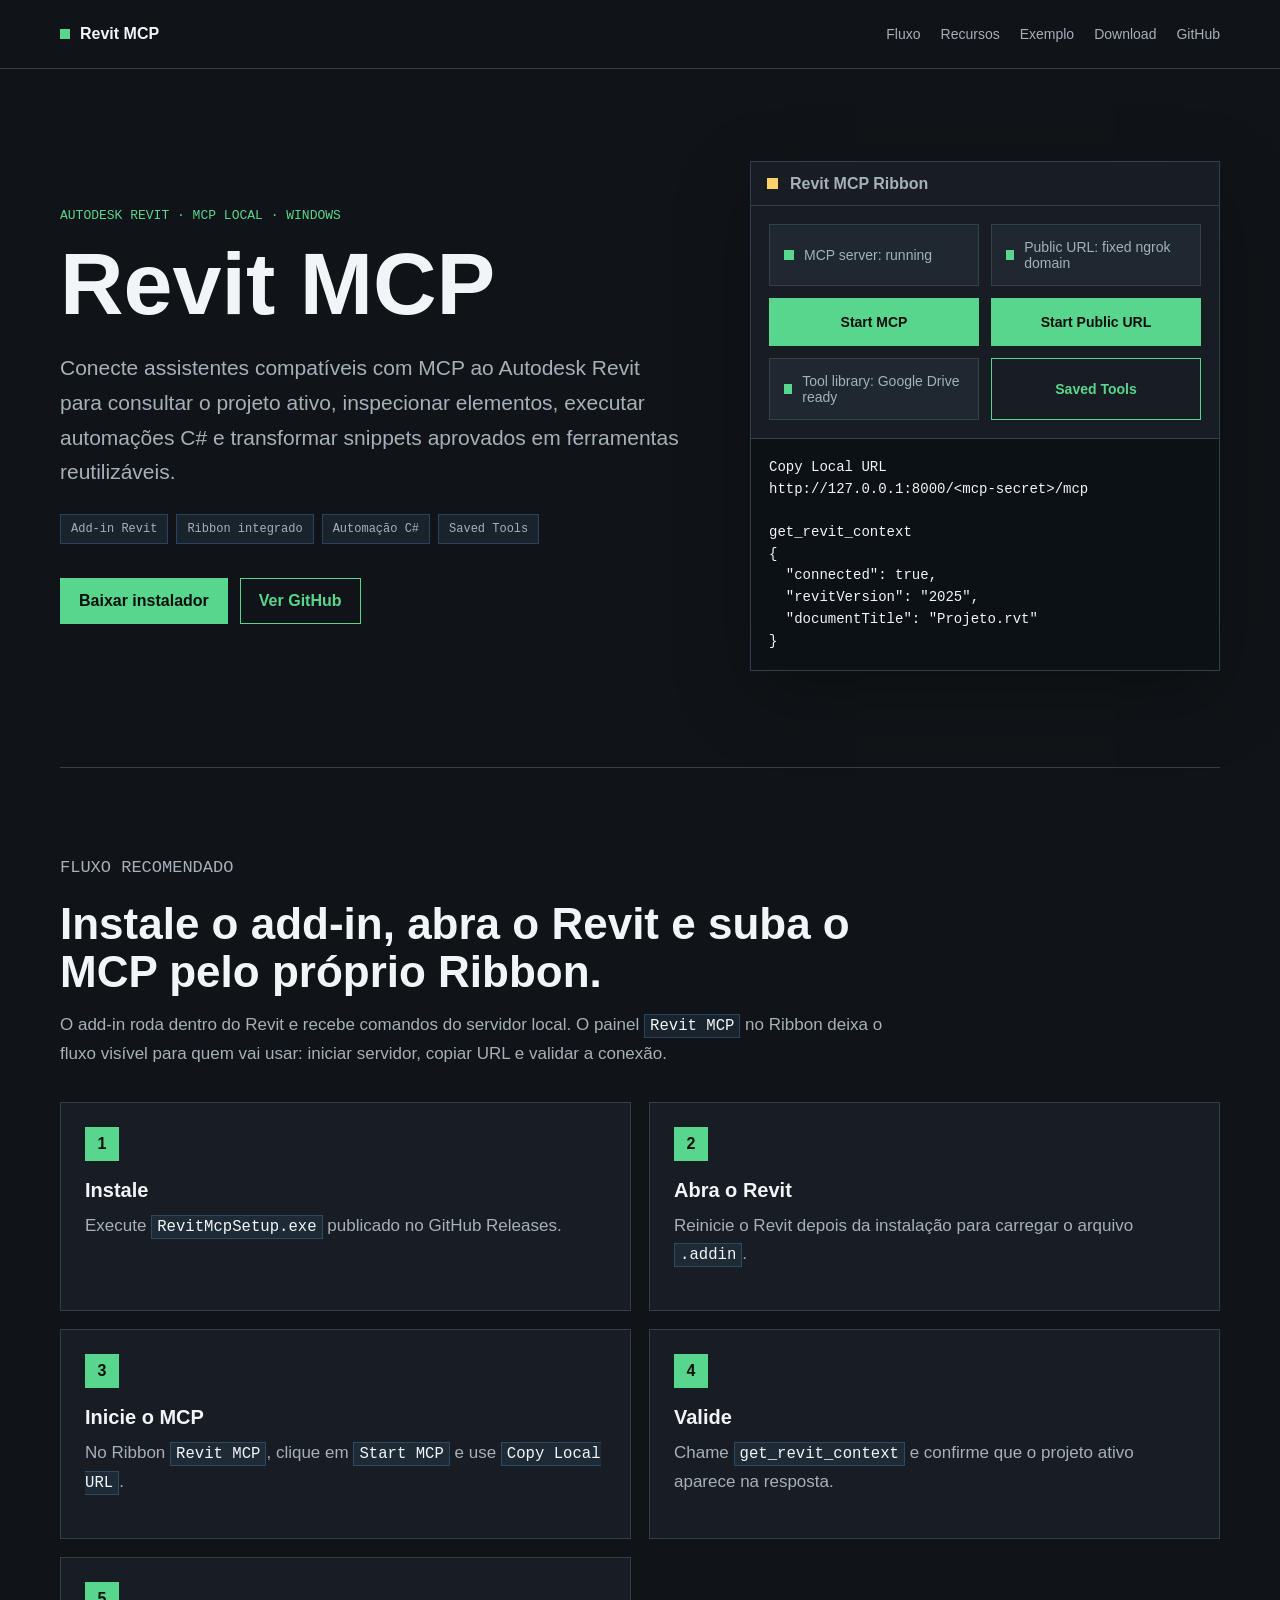
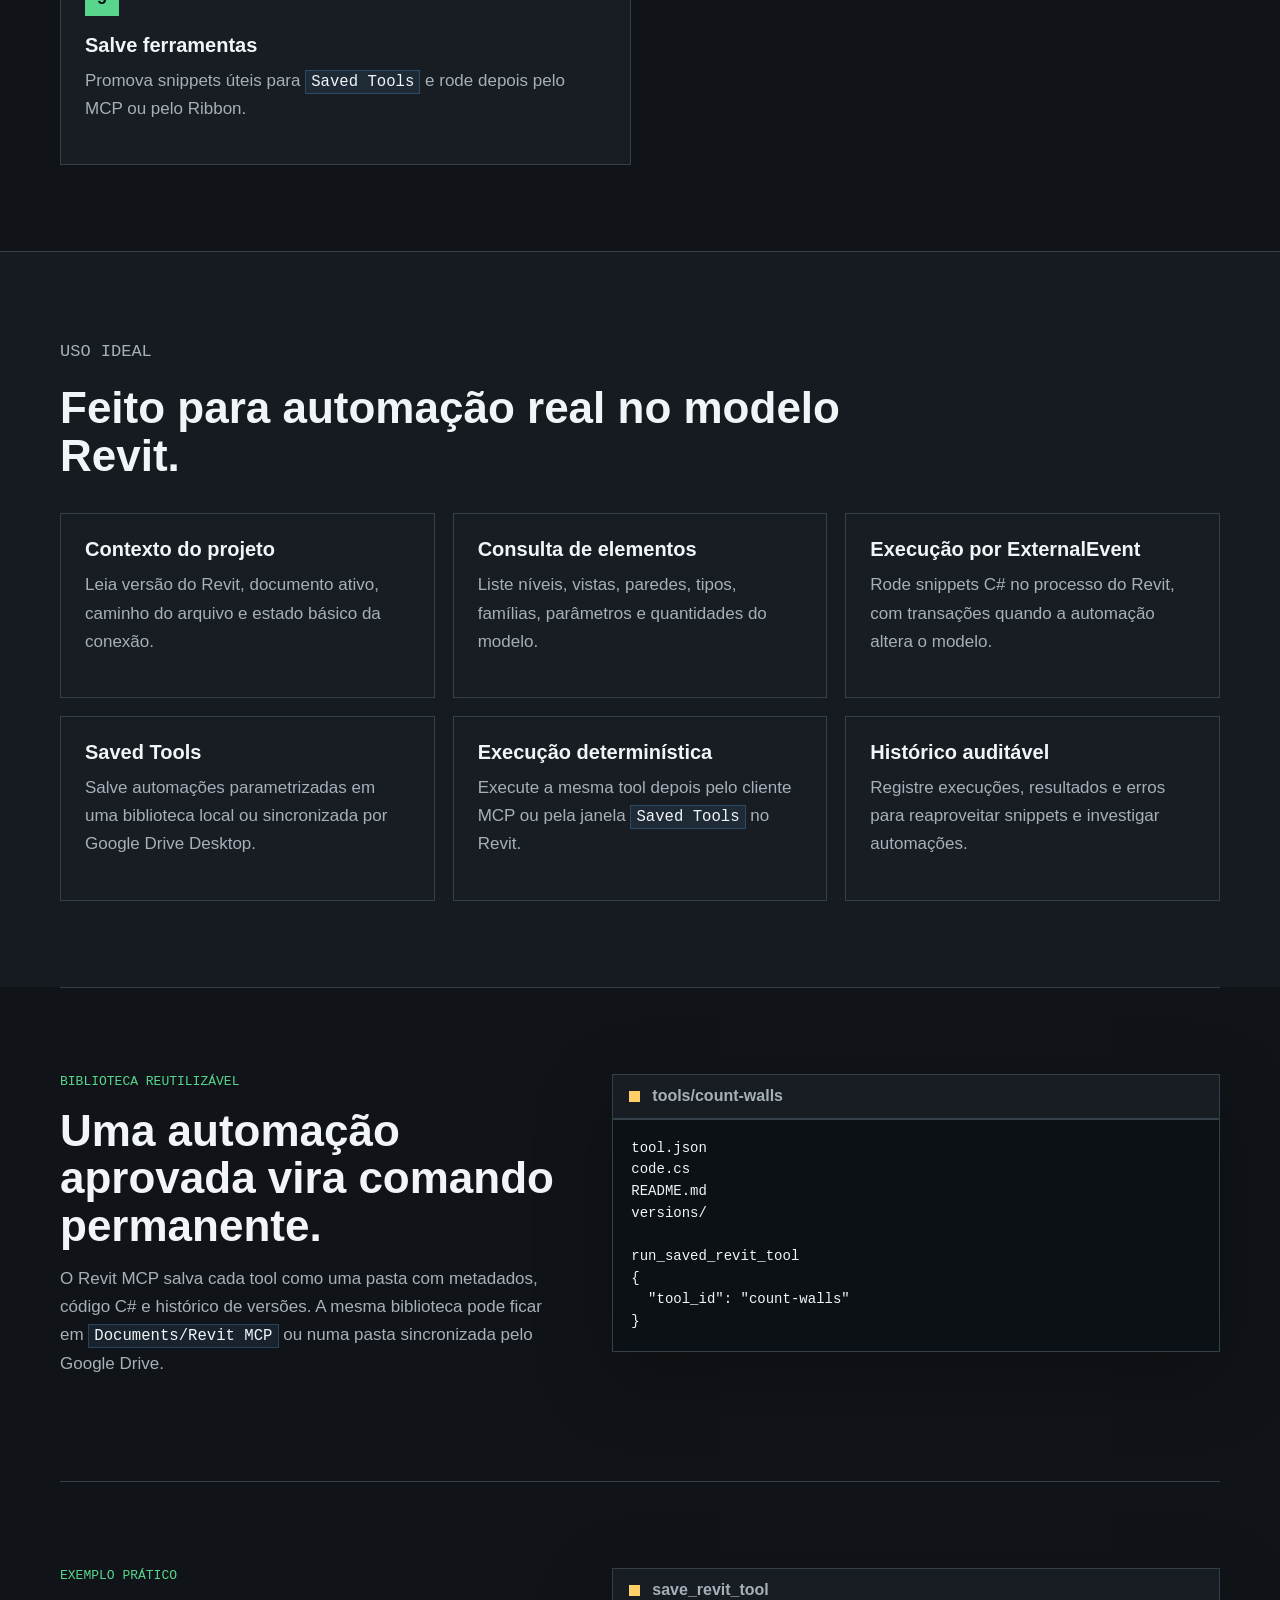
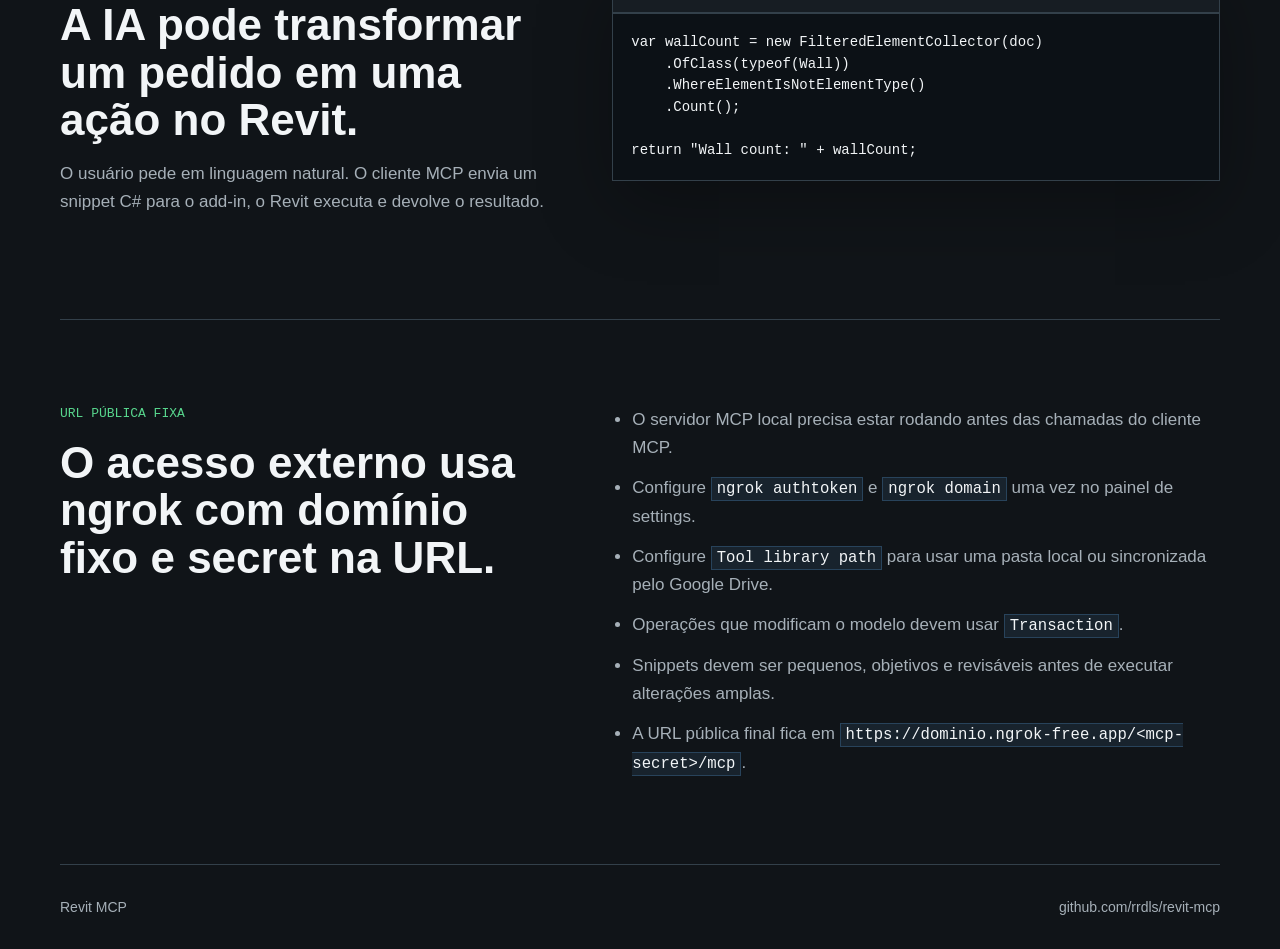
<file: docs/index.html>
<!doctype html>
<html lang="pt-BR">
  <head>
    <meta charset="utf-8" />
    <meta name="viewport" content="width=device-width, initial-scale=1" />
    <meta
      name="description"
      content="Revit MCP conecta clientes MCP ao Autodesk Revit para consultar contexto do projeto e executar automações C# dentro do Revit."
    />
    <title>Revit MCP</title>
    <link rel="stylesheet" href="./styles.css" />
  </head>
  <body>
    <header class="site-header">
      <nav class="nav" aria-label="Navegação principal">
        <a class="brand" href="#top">
          <span class="brand-mark" aria-hidden="true"></span>
          Revit MCP
        </a>
        <div class="nav-links">
          <a href="#workflow">Fluxo</a>
          <a href="#capabilities">Recursos</a>
          <a href="#example">Exemplo</a>
          <a href="#download">Download</a>
          <a href="https://github.com/rrdls/revit-mcp" rel="noreferrer">GitHub</a>
        </div>
      </nav>
    </header>

    <main id="top">
      <section class="hero">
        <div class="hero-copy">
          <p class="eyebrow">Autodesk Revit · MCP local · Windows</p>
          <h1>Revit MCP</h1>
          <p class="lede">
            Conecte assistentes compatíveis com MCP ao Autodesk Revit para consultar o projeto ativo, inspecionar
            elementos, executar automações C# e transformar snippets aprovados em ferramentas reutilizáveis.
          </p>
          <div class="release-row" aria-label="Ambiente suportado">
            <span>Add-in Revit</span>
            <span>Ribbon integrado</span>
            <span>Automação C#</span>
            <span>Saved Tools</span>
          </div>
          <div class="hero-actions" id="download">
            <a class="button primary" href="https://github.com/rrdls/revit-mcp/releases" rel="noreferrer">
              Baixar instalador
            </a>
            <a class="button secondary" href="https://github.com/rrdls/revit-mcp" rel="noreferrer">
              Ver GitHub
            </a>
          </div>
        </div>

        <div class="product-panel" aria-label="Fluxo visual do Revit MCP">
          <div class="window-bar">
            <span></span>
            <strong>Revit MCP Ribbon</strong>
          </div>
          <div class="launcher-grid">
            <div class="launcher-status">
              <span class="status-dot" aria-hidden="true"></span>
              MCP server: running
            </div>
            <div class="launcher-status">
              <span class="status-dot" aria-hidden="true"></span>
              Public URL: fixed ngrok domain
            </div>
            <div class="launcher-button">Start MCP</div>
            <div class="launcher-button">Start Public URL</div>
            <div class="launcher-status">
              <span class="status-dot" aria-hidden="true"></span>
              Tool library: Google Drive ready
            </div>
            <div class="launcher-button secondary-action">Saved Tools</div>
          </div>
          <pre class="terminal-output">Copy Local URL
http://127.0.0.1:8000/&lt;mcp-secret&gt;/mcp

get_revit_context
{
  "connected": true,
  "revitVersion": "2025",
  "documentTitle": "Projeto.rvt"
}</pre>
        </div>
      </section>

      <section class="band" id="workflow">
        <div class="section-head">
          <p class="eyebrow">Fluxo recomendado</p>
          <h2>Instale o add-in, abra o Revit e suba o MCP pelo próprio Ribbon.</h2>
          <p>
            O add-in roda dentro do Revit e recebe comandos do servidor local. O painel <code>Revit MCP</code> no
            Ribbon deixa o fluxo visível para quem vai usar: iniciar servidor, copiar URL e validar a conexão.
          </p>
        </div>
        <div class="steps">
          <article>
            <span>1</span>
            <h3>Instale</h3>
            <p>Execute <code>RevitMcpSetup.exe</code> publicado no GitHub Releases.</p>
          </article>
          <article>
            <span>2</span>
            <h3>Abra o Revit</h3>
            <p>Reinicie o Revit depois da instalação para carregar o arquivo <code>.addin</code>.</p>
          </article>
          <article>
            <span>3</span>
            <h3>Inicie o MCP</h3>
            <p>No Ribbon <code>Revit MCP</code>, clique em <code>Start MCP</code> e use <code>Copy Local URL</code>.</p>
          </article>
          <article>
            <span>4</span>
            <h3>Valide</h3>
            <p>Chame <code>get_revit_context</code> e confirme que o projeto ativo aparece na resposta.</p>
          </article>
          <article>
            <span>5</span>
            <h3>Salve ferramentas</h3>
            <p>Promova snippets úteis para <code>Saved Tools</code> e rode depois pelo MCP ou pelo Ribbon.</p>
          </article>
        </div>
      </section>

      <section class="band muted-band" id="capabilities">
        <div class="section-head">
          <p class="eyebrow">Uso ideal</p>
          <h2>Feito para automação real no modelo Revit.</h2>
        </div>
        <div class="feature-grid">
          <article>
            <h3>Contexto do projeto</h3>
            <p>Leia versão do Revit, documento ativo, caminho do arquivo e estado básico da conexão.</p>
          </article>
          <article>
            <h3>Consulta de elementos</h3>
            <p>Liste níveis, vistas, paredes, tipos, famílias, parâmetros e quantidades do modelo.</p>
          </article>
          <article>
            <h3>Execução por ExternalEvent</h3>
            <p>Rode snippets C# no processo do Revit, com transações quando a automação altera o modelo.</p>
          </article>
          <article>
            <h3>Saved Tools</h3>
            <p>Salve automações parametrizadas em uma biblioteca local ou sincronizada por Google Drive Desktop.</p>
          </article>
          <article>
            <h3>Execução determinística</h3>
            <p>Execute a mesma tool depois pelo cliente MCP ou pela janela <code>Saved Tools</code> no Revit.</p>
          </article>
          <article>
            <h3>Histórico auditável</h3>
            <p>Registre execuções, resultados e erros para reaproveitar snippets e investigar automações.</p>
          </article>
        </div>
      </section>

      <section class="band">
        <div class="split">
          <div>
            <p class="eyebrow">Biblioteca reutilizável</p>
            <h2>Uma automação aprovada vira comando permanente.</h2>
            <p class="lede-small">
              O Revit MCP salva cada tool como uma pasta com metadados, código C# e histórico de versões. A mesma
              biblioteca pode ficar em <code>Documents/Revit MCP</code> ou numa pasta sincronizada pelo Google Drive.
            </p>
          </div>
          <div class="example-panel">
            <div class="window-bar">
              <span></span>
              <strong>tools/count-walls</strong>
            </div>
            <pre class="terminal-output">tool.json
code.cs
README.md
versions/

run_saved_revit_tool
{
  "tool_id": "count-walls"
}</pre>
          </div>
        </div>
      </section>

      <section class="band" id="example">
        <div class="split">
          <div>
            <p class="eyebrow">Exemplo prático</p>
            <h2>A IA pode transformar um pedido em uma ação no Revit.</h2>
            <p class="lede-small">
              O usuário pede em linguagem natural. O cliente MCP envia um snippet C# para o add-in, o Revit executa e
              devolve o resultado.
            </p>
          </div>
          <div class="example-panel">
            <div class="window-bar">
              <span></span>
              <strong>save_revit_tool</strong>
            </div>
            <pre class="terminal-output">var wallCount = new FilteredElementCollector(doc)
    .OfClass(typeof(Wall))
    .WhereElementIsNotElementType()
    .Count();

return "Wall count: " + wallCount;</pre>
          </div>
        </div>
      </section>

      <section class="band">
        <div class="split">
          <div>
          <p class="eyebrow">URL pública fixa</p>
          <h2>O acesso externo usa ngrok com domínio fixo e secret na URL.</h2>
          </div>
          <ul class="limits">
            <li>O servidor MCP local precisa estar rodando antes das chamadas do cliente MCP.</li>
            <li>Configure <code>ngrok authtoken</code> e <code>ngrok domain</code> uma vez no painel de settings.</li>
            <li>Configure <code>Tool library path</code> para usar uma pasta local ou sincronizada pelo Google Drive.</li>
            <li>Operações que modificam o modelo devem usar <code>Transaction</code>.</li>
            <li>Snippets devem ser pequenos, objetivos e revisáveis antes de executar alterações amplas.</li>
            <li>A URL pública final fica em <code>https://dominio.ngrok-free.app/&lt;mcp-secret&gt;/mcp</code>.</li>
          </ul>
        </div>
      </section>
    </main>

    <footer class="footer">
      <span>Revit MCP</span>
      <a href="https://github.com/rrdls/revit-mcp" rel="noreferrer">github.com/rrdls/revit-mcp</a>
    </footer>
  </body>
</html>
</file>
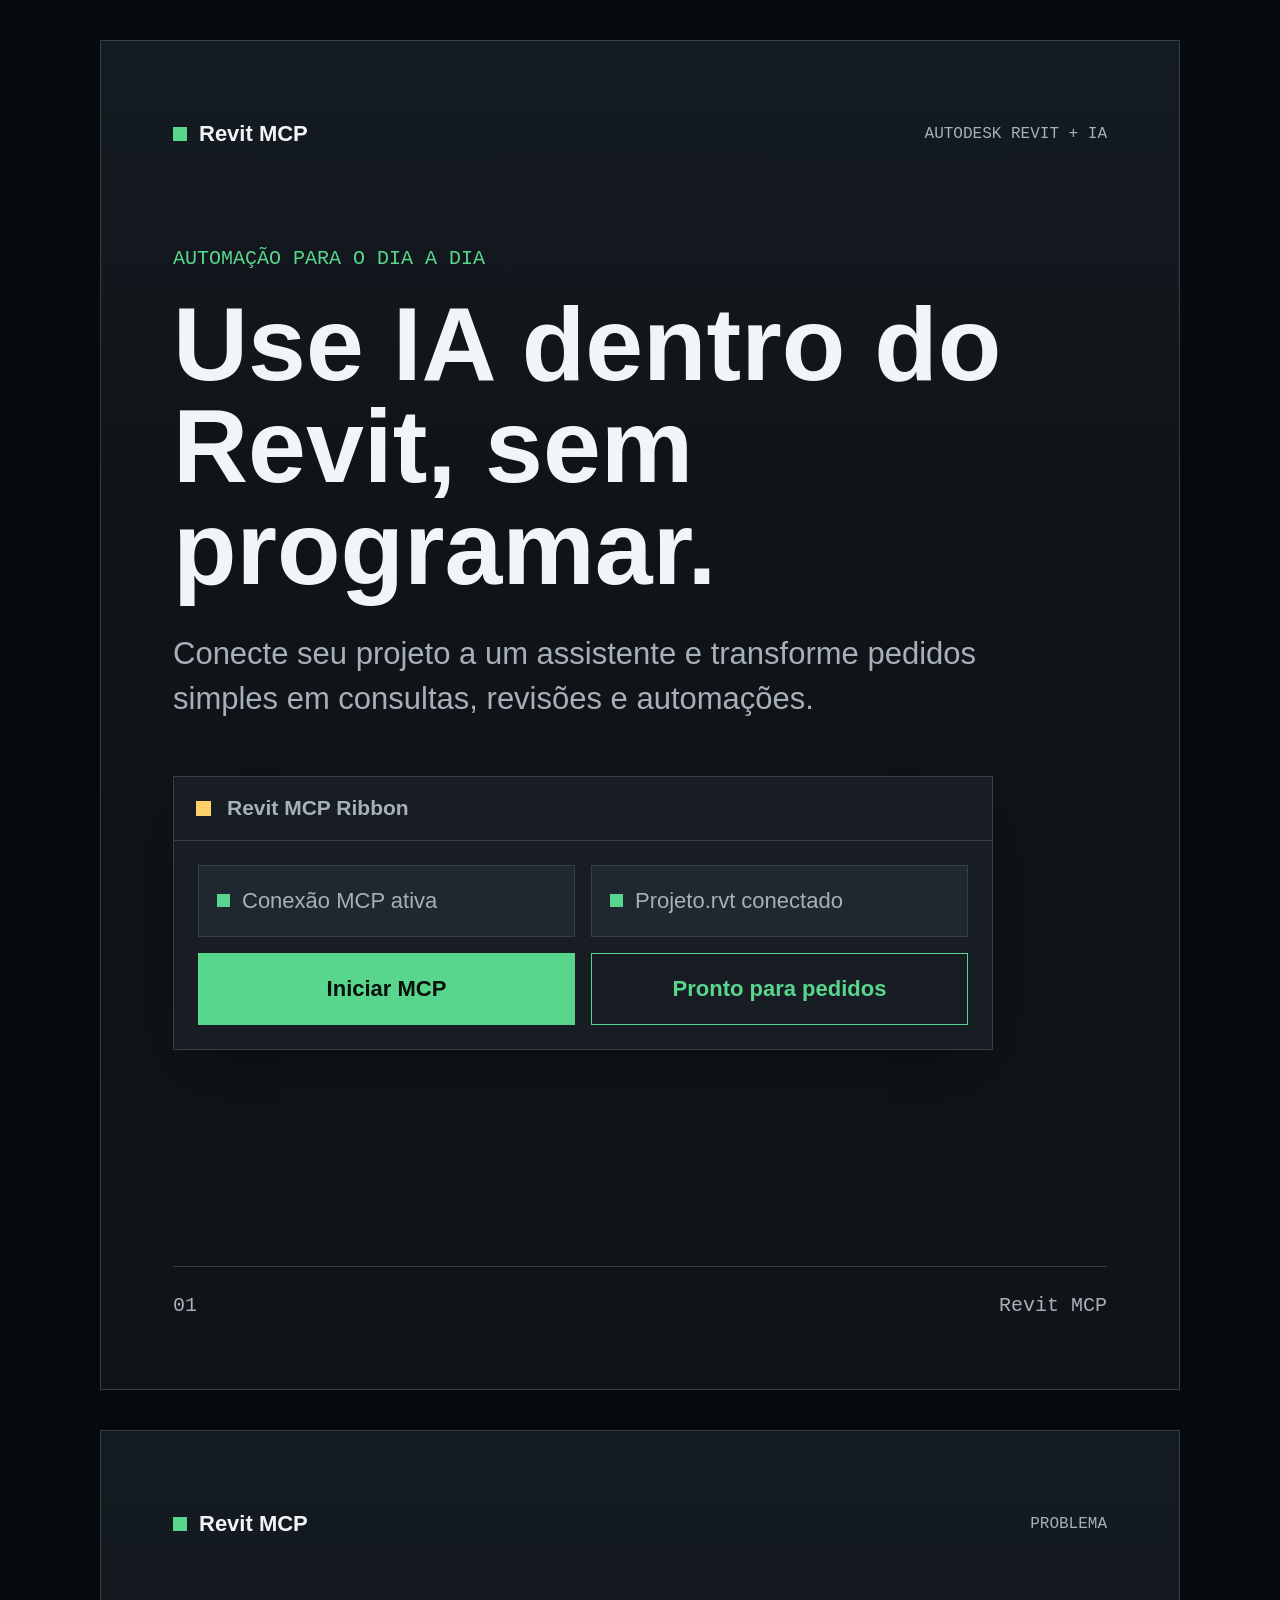
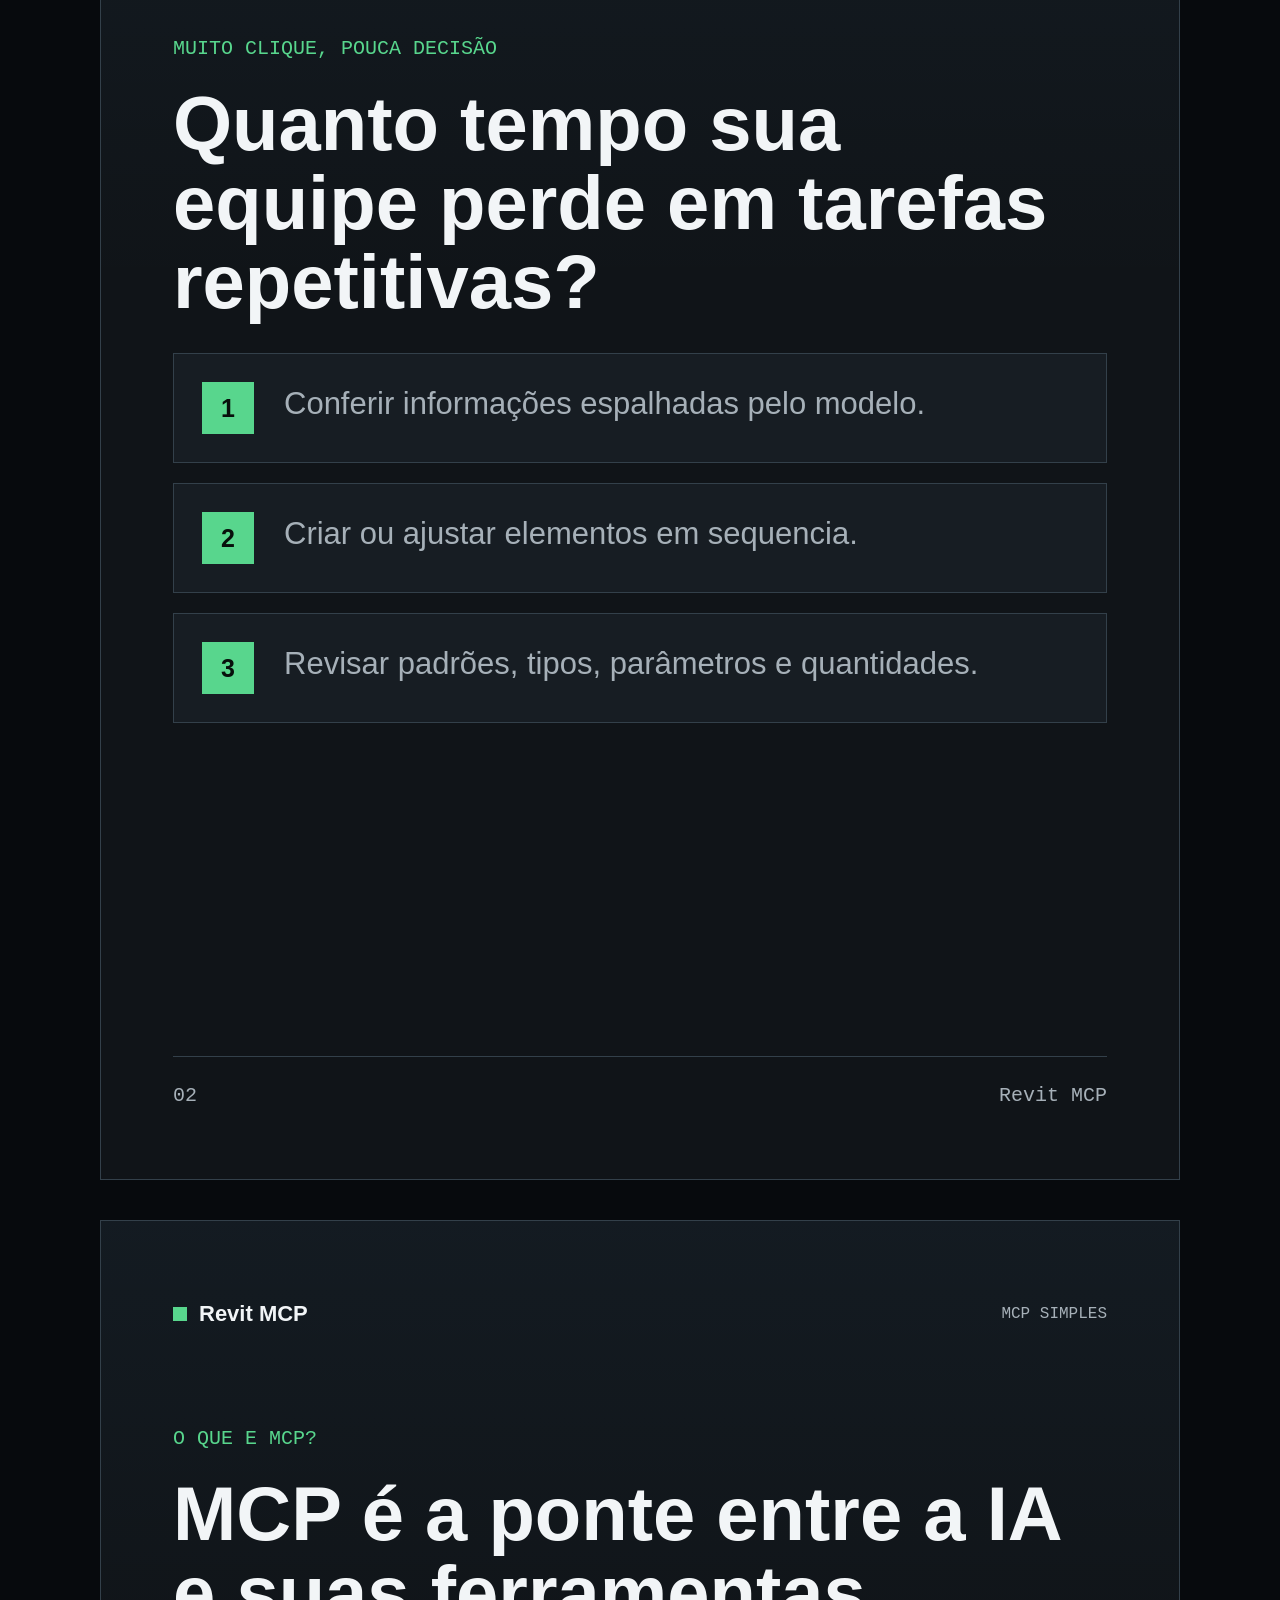
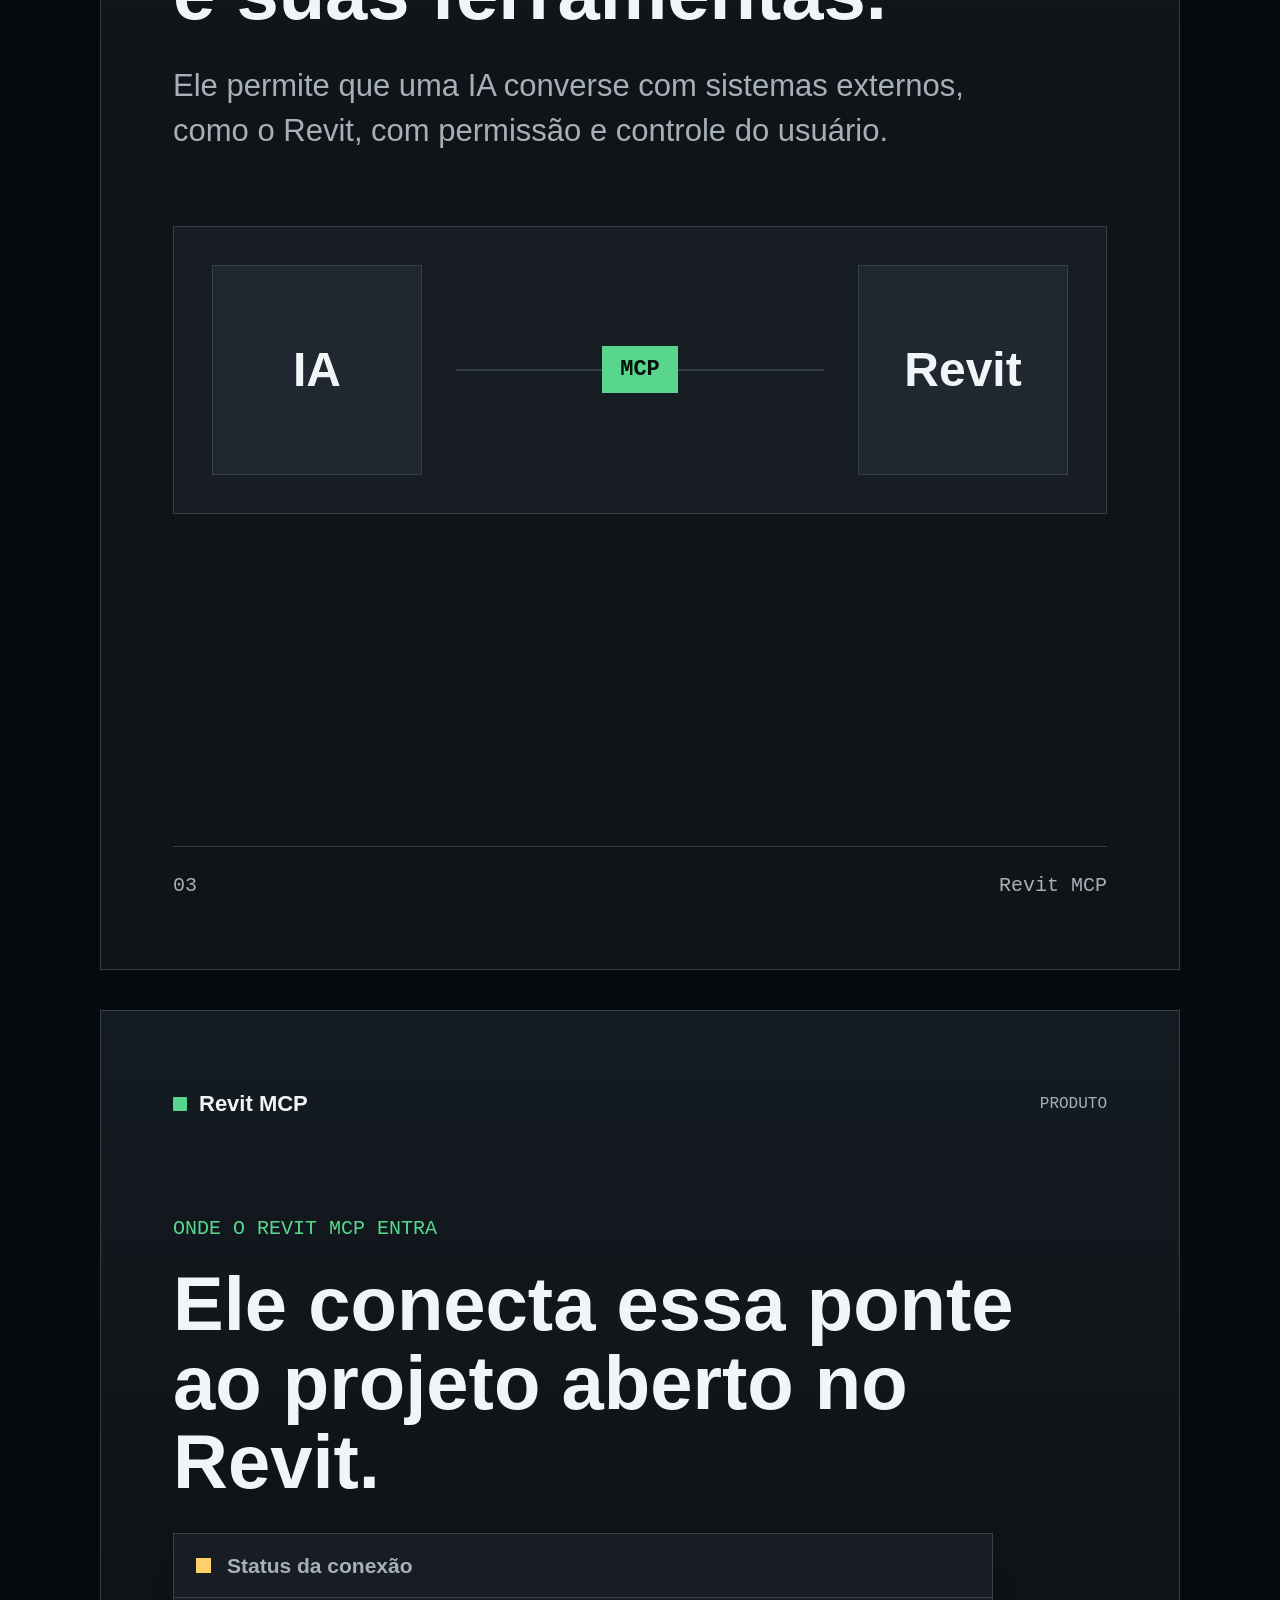
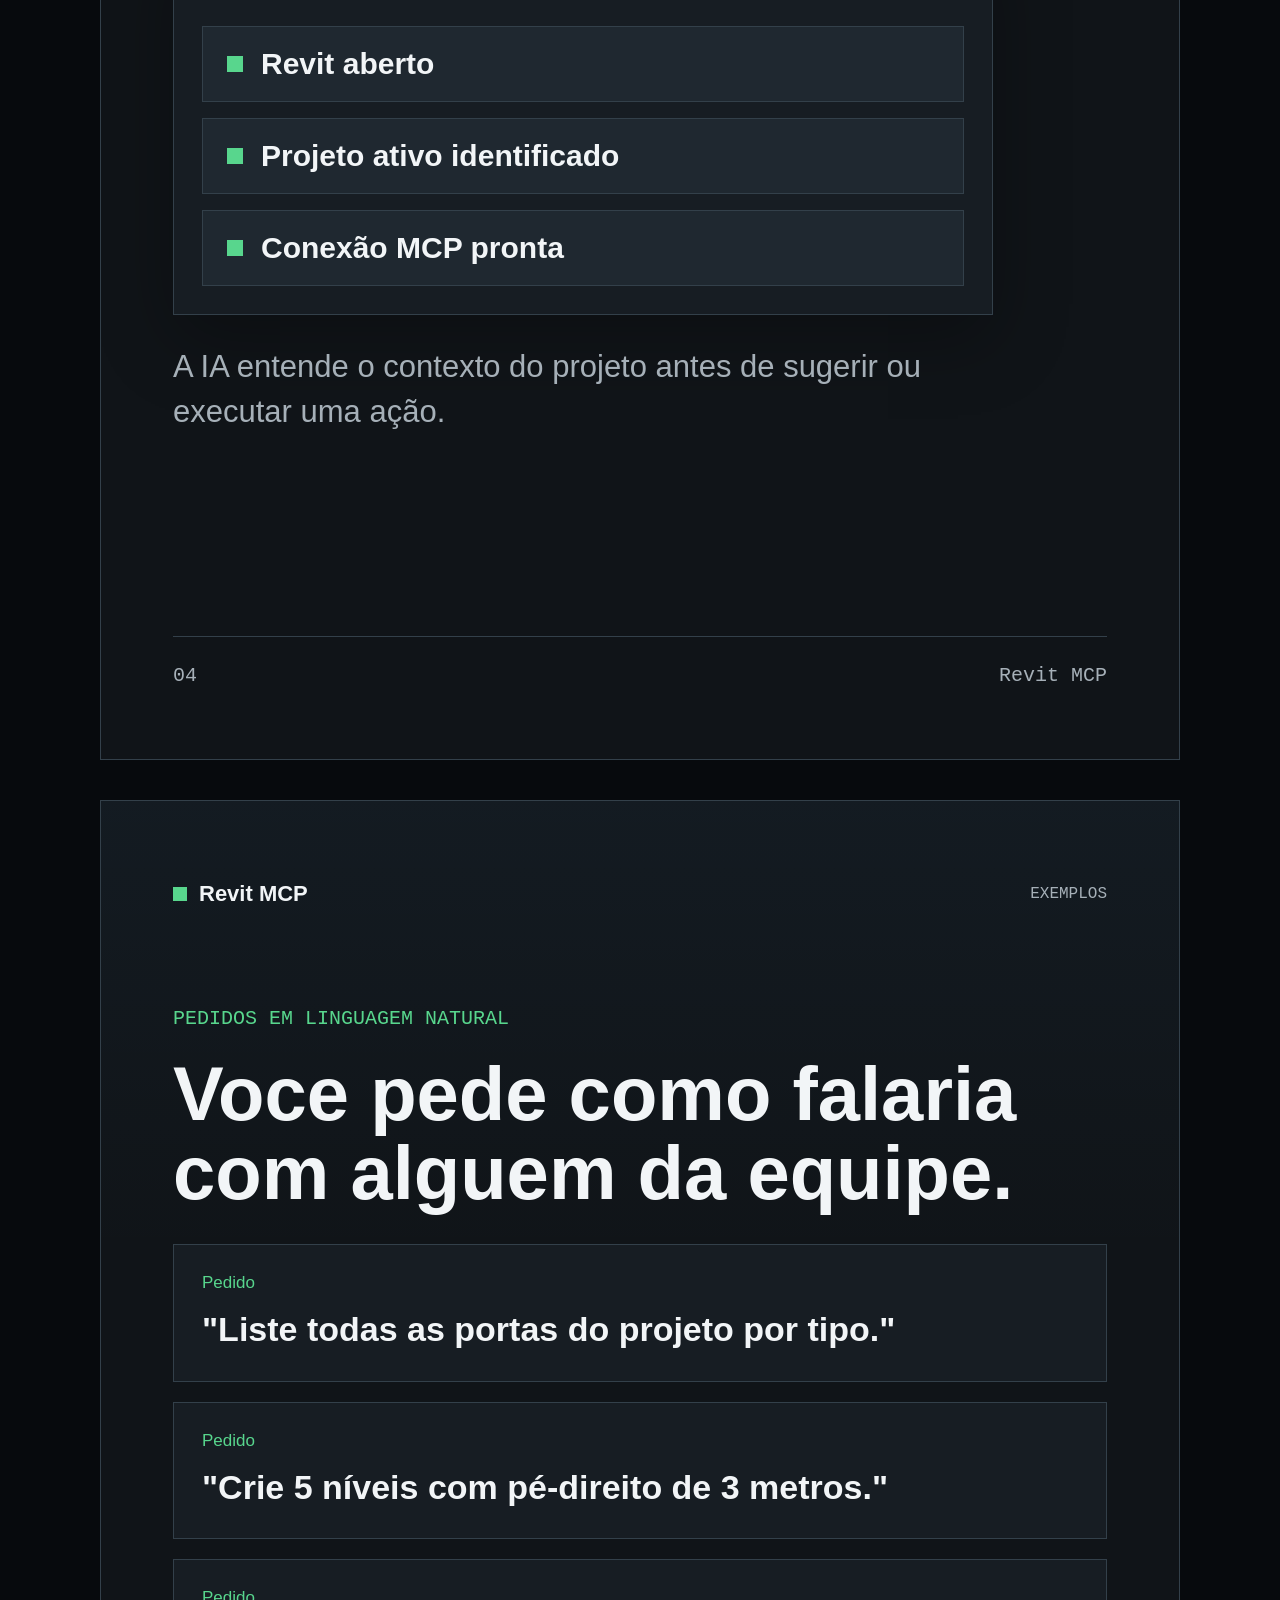
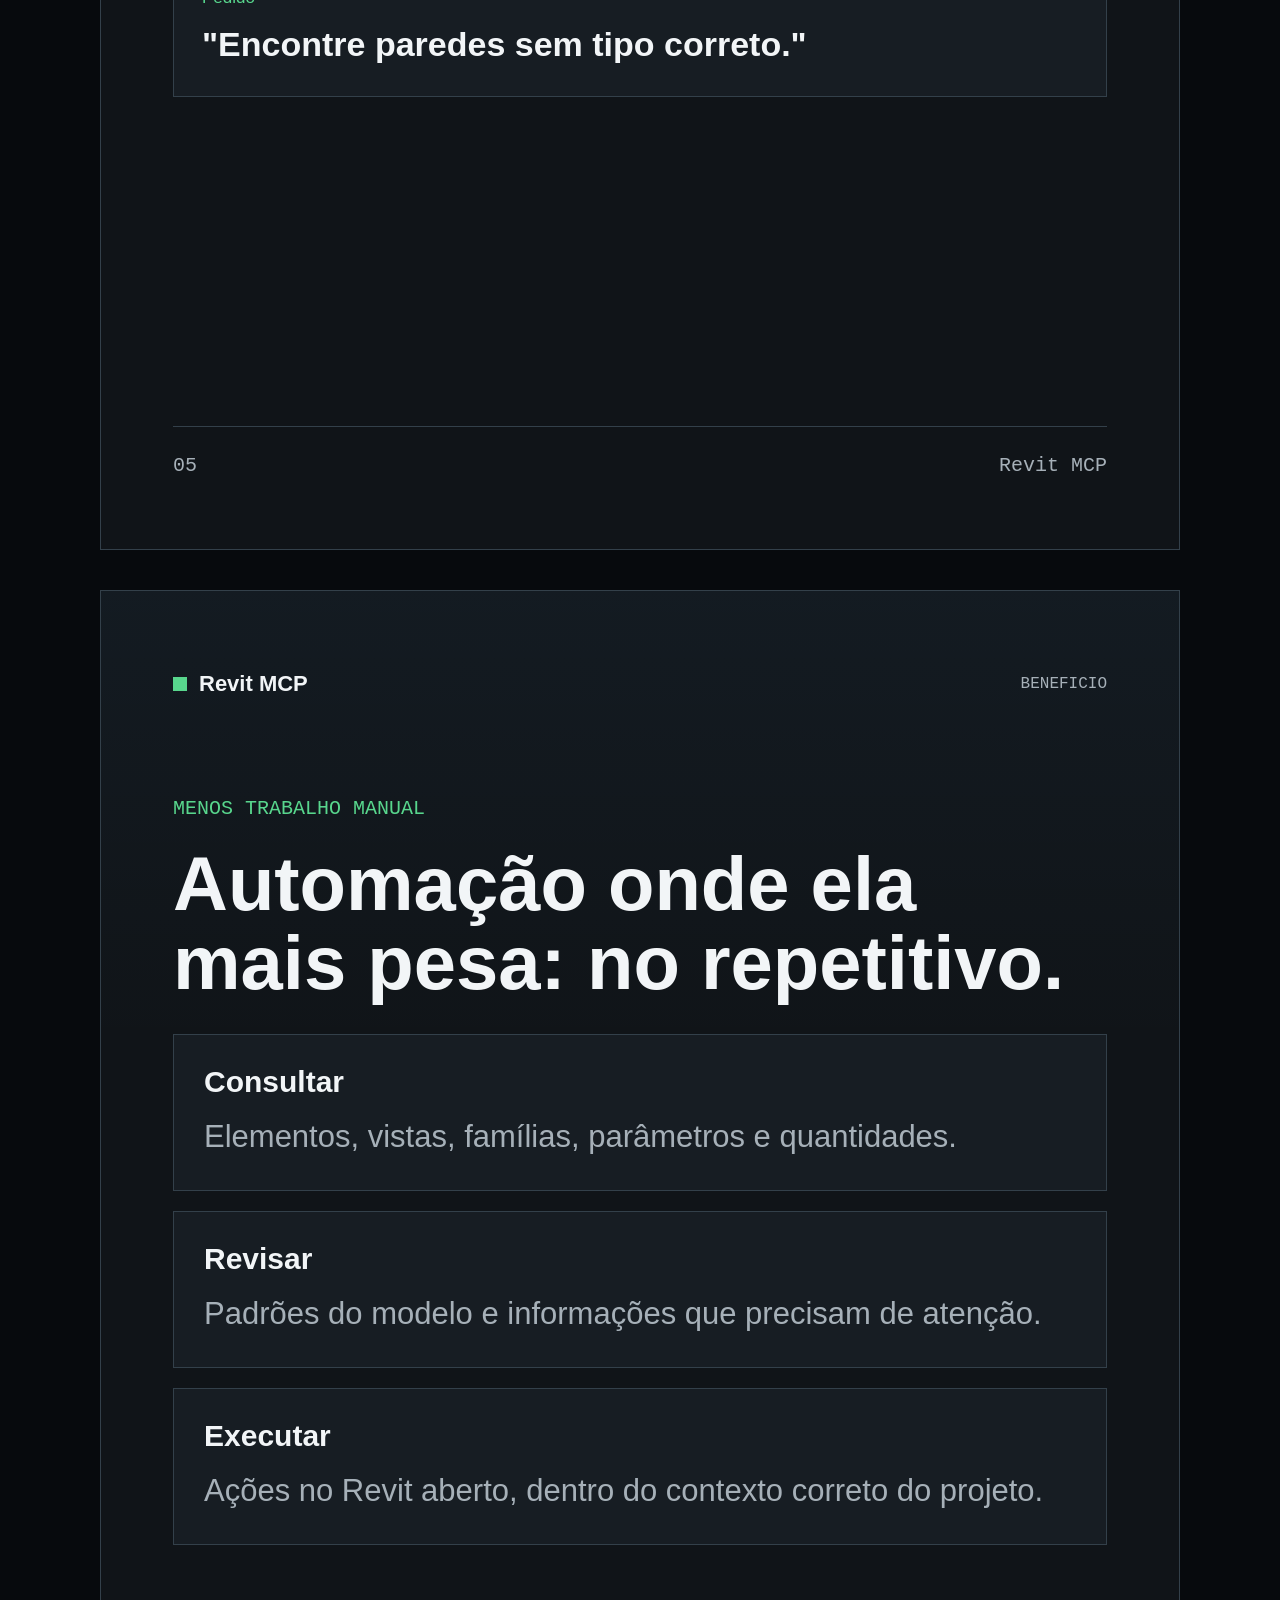
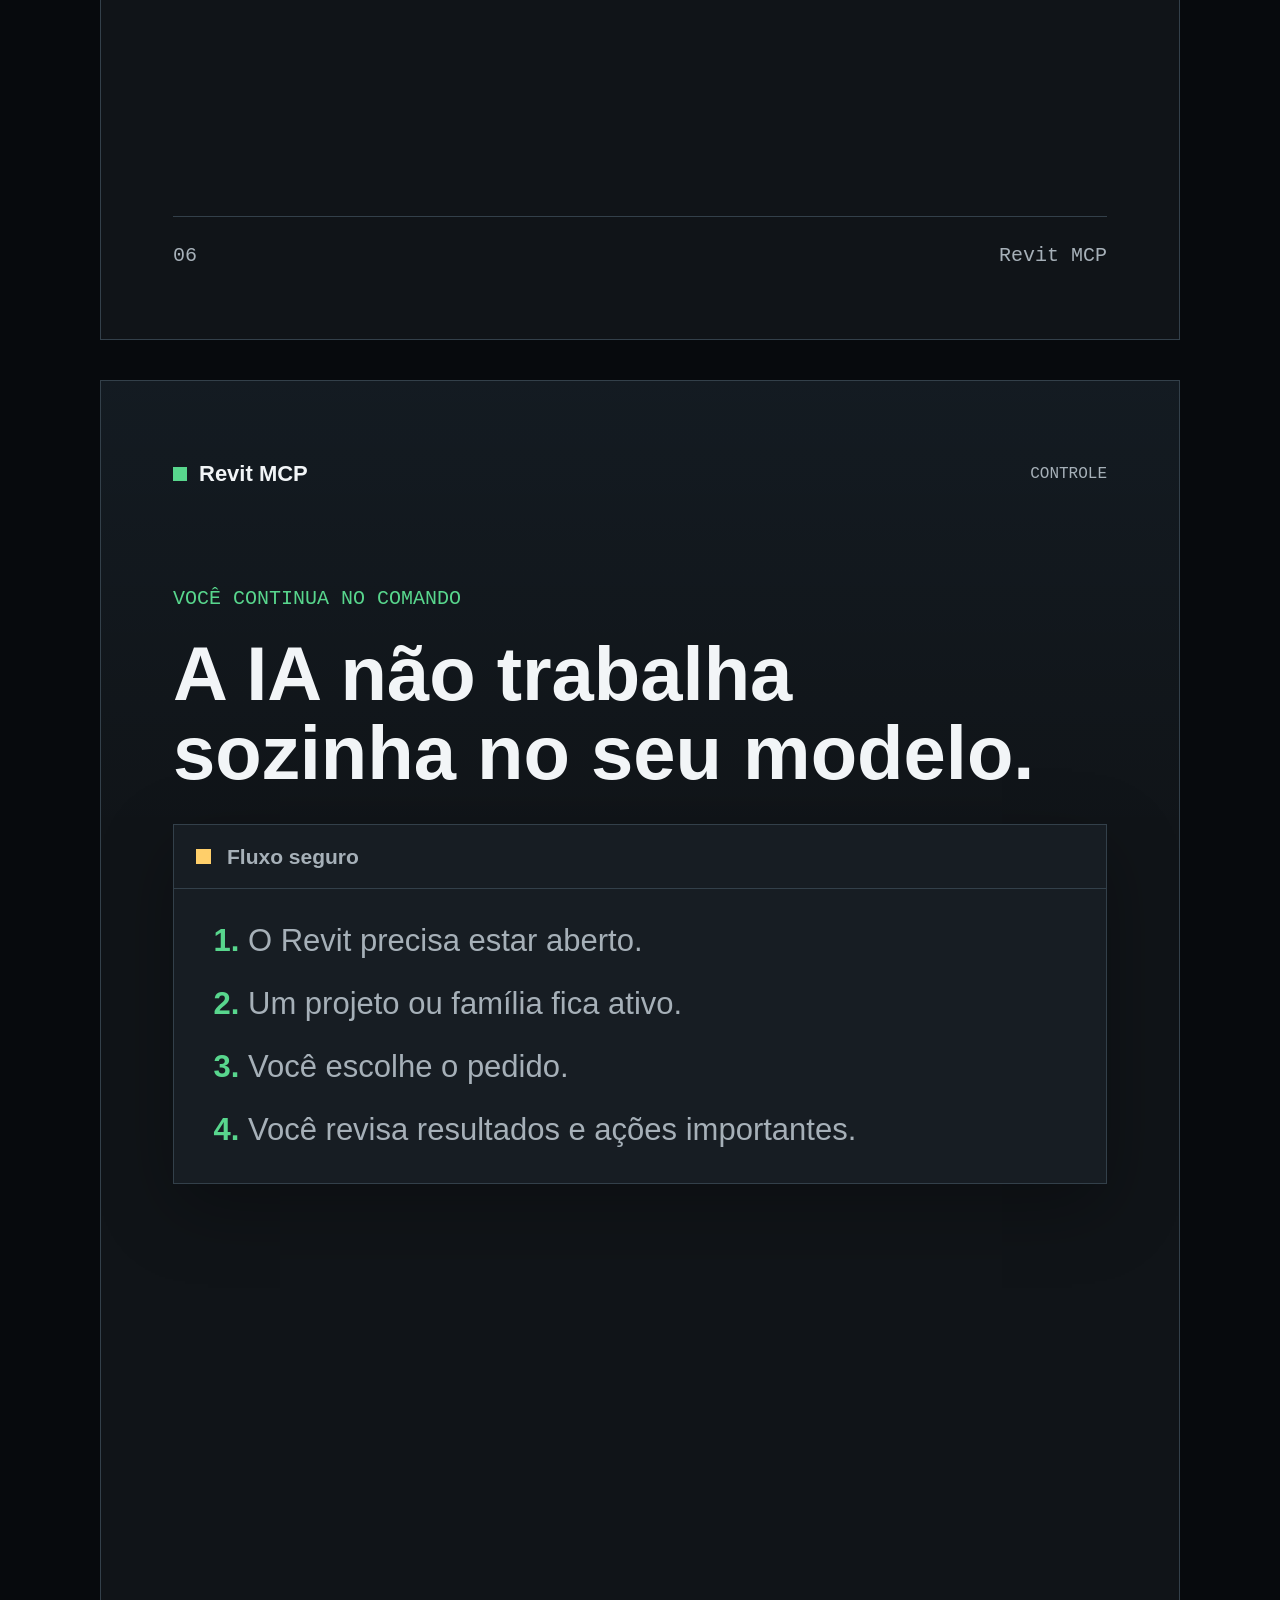
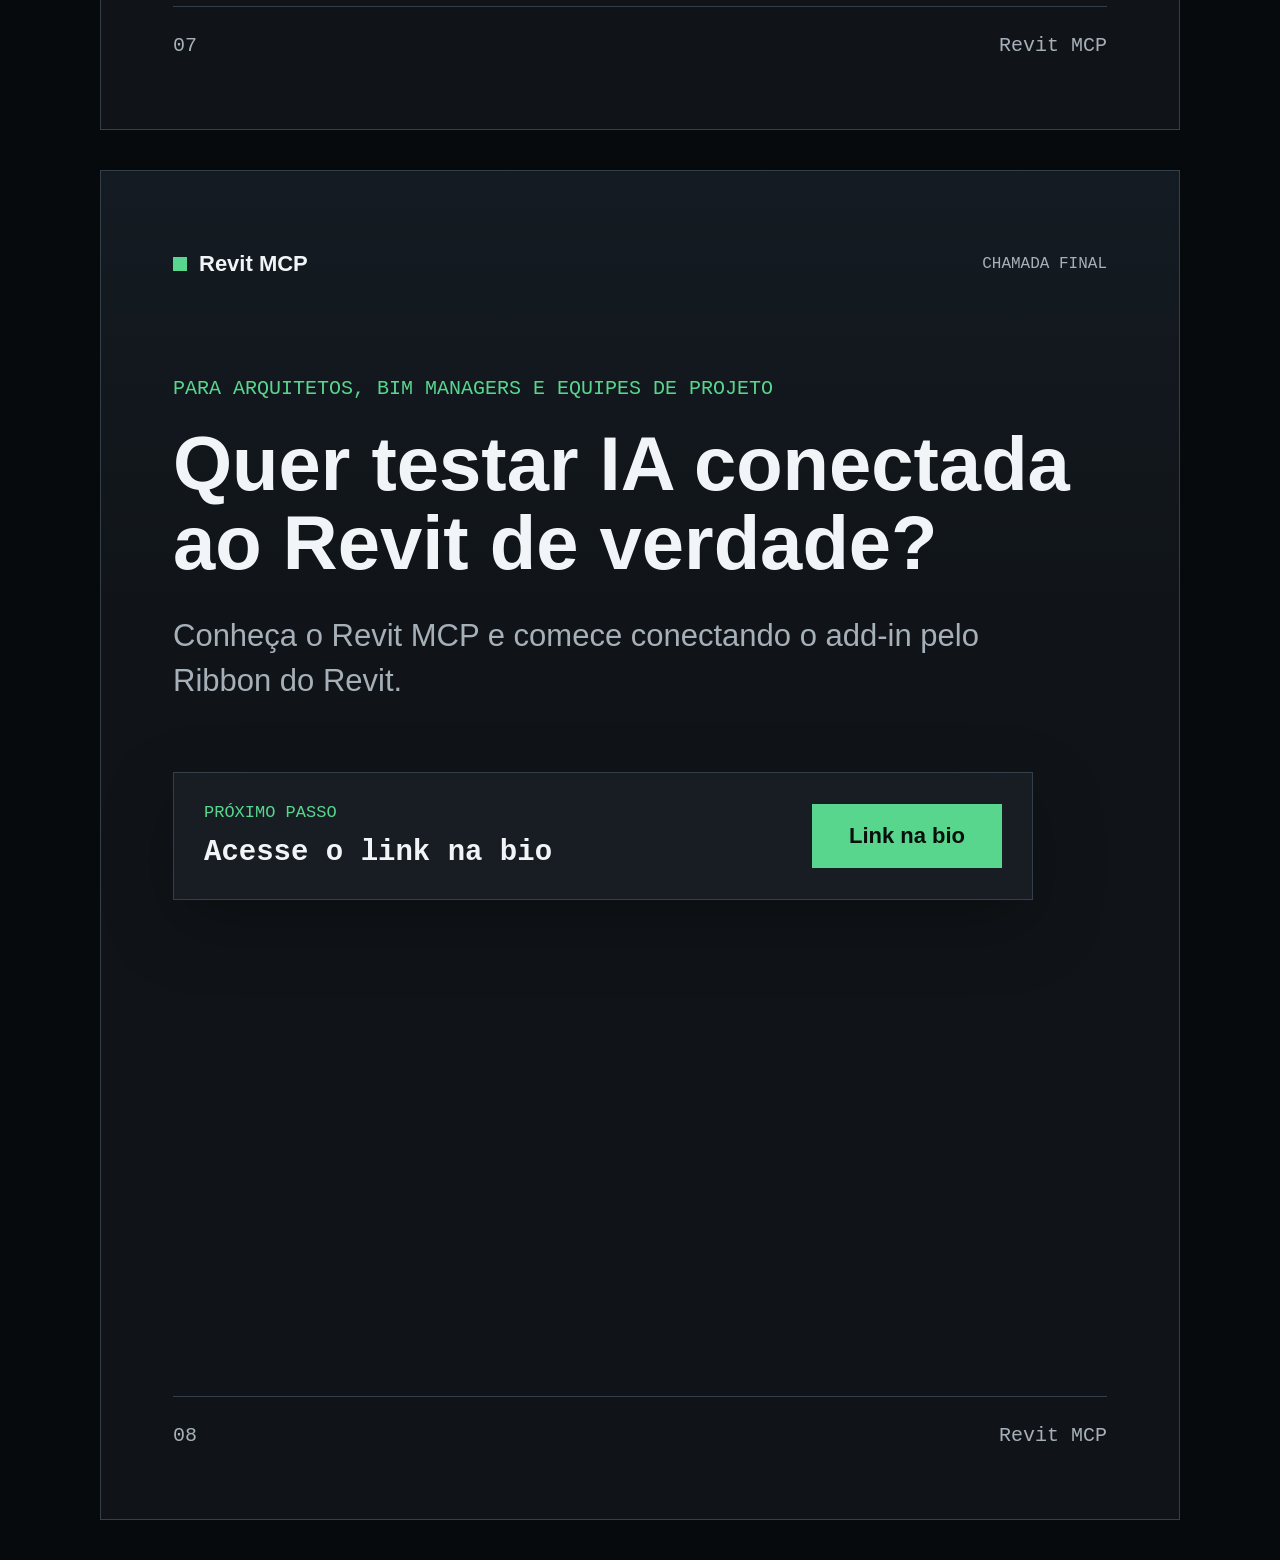
<file: docs/carousel.html>
<!doctype html>
<html lang="pt-BR">
  <head>
    <meta charset="utf-8" />
    <meta name="viewport" content="width=device-width, initial-scale=1" />
    <meta
      name="description"
      content="Carrossel de divulgação do Revit MCP para público não programador."
    />
    <title>Carrossel Revit MCP</title>
    <link rel="stylesheet" href="./carousel.css" />
  </head>
  <body>
    <main class="carousel" aria-label="Carrossel Revit MCP">
      <section class="slide cover" aria-label="Slide 1">
        <header class="slide-header">
          <div class="brand"><span aria-hidden="true"></span>Revit MCP</div>
          <div class="slide-kicker">Autodesk Revit + IA</div>
        </header>
        <div class="slide-main">
          <p class="eyebrow">Automação para o dia a dia</p>
          <h1>Use IA dentro do Revit, sem programar.</h1>
          <p class="lede">
            Conecte seu projeto a um assistente e transforme pedidos simples em consultas, revisões e automações.
          </p>
          <div class="hero-panel">
            <div class="window-bar"><span></span><strong>Revit MCP Ribbon</strong></div>
            <div class="ribbon-grid">
              <div class="status active"><i></i>Conexão MCP ativa</div>
              <div class="status"><i></i>Projeto.rvt conectado</div>
              <div class="ribbon-button">Iniciar MCP</div>
              <div class="ribbon-button secondary">Pronto para pedidos</div>
            </div>
          </div>
        </div>
        <footer class="slide-footer"><span>01</span><span>Revit MCP</span></footer>
      </section>

      <section class="slide" aria-label="Slide 2">
        <header class="slide-header">
          <div class="brand"><span aria-hidden="true"></span>Revit MCP</div>
          <div class="slide-kicker">Problema</div>
        </header>
        <div class="slide-main">
          <p class="eyebrow">Muito clique, pouca decisão</p>
          <h2>Quanto tempo sua equipe perde em tarefas repetitivas?</h2>
          <div class="task-list">
            <article><span>1</span><p>Conferir informações espalhadas pelo modelo.</p></article>
            <article><span>2</span><p>Criar ou ajustar elementos em sequencia.</p></article>
            <article><span>3</span><p>Revisar padrões, tipos, parâmetros e quantidades.</p></article>
          </div>
        </div>
        <footer class="slide-footer"><span>02</span><span>Revit MCP</span></footer>
      </section>

      <section class="slide" aria-label="Slide 3">
        <header class="slide-header">
          <div class="brand"><span aria-hidden="true"></span>Revit MCP</div>
          <div class="slide-kicker">MCP simples</div>
        </header>
        <div class="slide-main">
          <p class="eyebrow">O que e MCP?</p>
          <h2>MCP é a ponte entre a IA e suas ferramentas.</h2>
          <p class="lede">
            Ele permite que uma IA converse com sistemas externos, como o Revit, com permissão e controle do usuário.
          </p>
          <div class="bridge-panel" aria-hidden="true">
            <div class="bridge-node">IA</div>
            <div class="bridge-line"><span>MCP</span></div>
            <div class="bridge-node">Revit</div>
          </div>
        </div>
        <footer class="slide-footer"><span>03</span><span>Revit MCP</span></footer>
      </section>

      <section class="slide" aria-label="Slide 4">
        <header class="slide-header">
          <div class="brand"><span aria-hidden="true"></span>Revit MCP</div>
          <div class="slide-kicker">Produto</div>
        </header>
        <div class="slide-main">
          <p class="eyebrow">Onde o Revit MCP entra</p>
          <h2>Ele conecta essa ponte ao projeto aberto no Revit.</h2>
          <div class="status-panel">
            <div class="window-bar"><span></span><strong>Status da conexão</strong></div>
            <div class="status-list">
              <div><i></i><span>Revit aberto</span></div>
              <div><i></i><span>Projeto ativo identificado</span></div>
              <div><i></i><span>Conexão MCP pronta</span></div>
            </div>
          </div>
          <p class="note">A IA entende o contexto do projeto antes de sugerir ou executar uma ação.</p>
        </div>
        <footer class="slide-footer"><span>04</span><span>Revit MCP</span></footer>
      </section>

      <section class="slide" aria-label="Slide 5">
        <header class="slide-header">
          <div class="brand"><span aria-hidden="true"></span>Revit MCP</div>
          <div class="slide-kicker">Exemplos</div>
        </header>
        <div class="slide-main">
          <p class="eyebrow">Pedidos em linguagem natural</p>
          <h2>Voce pede como falaria com alguem da equipe.</h2>
          <div class="prompt-stack">
            <article>
              <span>Pedido</span>
              <p>"Liste todas as portas do projeto por tipo."</p>
            </article>
            <article>
              <span>Pedido</span>
              <p>"Crie 5 níveis com pé-direito de 3 metros."</p>
            </article>
            <article>
              <span>Pedido</span>
              <p>"Encontre paredes sem tipo correto."</p>
            </article>
          </div>
        </div>
        <footer class="slide-footer"><span>05</span><span>Revit MCP</span></footer>
      </section>

      <section class="slide" aria-label="Slide 6">
        <header class="slide-header">
          <div class="brand"><span aria-hidden="true"></span>Revit MCP</div>
          <div class="slide-kicker">Beneficio</div>
        </header>
        <div class="slide-main">
          <p class="eyebrow">Menos trabalho manual</p>
          <h2>Automação onde ela mais pesa: no repetitivo.</h2>
          <div class="feature-grid">
            <article><h3>Consultar</h3><p>Elementos, vistas, famílias, parâmetros e quantidades.</p></article>
            <article><h3>Revisar</h3><p>Padrões do modelo e informações que precisam de atenção.</p></article>
            <article><h3>Executar</h3><p>Ações no Revit aberto, dentro do contexto correto do projeto.</p></article>
          </div>
        </div>
        <footer class="slide-footer"><span>06</span><span>Revit MCP</span></footer>
      </section>

      <section class="slide" aria-label="Slide 7">
        <header class="slide-header">
          <div class="brand"><span aria-hidden="true"></span>Revit MCP</div>
          <div class="slide-kicker">Controle</div>
        </header>
        <div class="slide-main">
          <p class="eyebrow">Você continua no comando</p>
          <h2>A IA não trabalha sozinha no seu modelo.</h2>
          <div class="control-panel">
            <div class="window-bar"><span></span><strong>Fluxo seguro</strong></div>
            <ol>
              <li>O Revit precisa estar aberto.</li>
              <li>Um projeto ou família fica ativo.</li>
              <li>Você escolhe o pedido.</li>
              <li>Você revisa resultados e ações importantes.</li>
            </ol>
          </div>
        </div>
        <footer class="slide-footer"><span>07</span><span>Revit MCP</span></footer>
      </section>

      <section class="slide final" aria-label="Slide 8">
        <header class="slide-header">
          <div class="brand"><span aria-hidden="true"></span>Revit MCP</div>
          <div class="slide-kicker">Chamada final</div>
        </header>
        <div class="slide-main">
          <p class="eyebrow">Para arquitetos, BIM managers e equipes de projeto</p>
          <h2>Quer testar IA conectada ao Revit de verdade?</h2>
          <p class="lede">
            Conheça o Revit MCP e comece conectando o add-in pelo Ribbon do Revit.
          </p>
          <div class="cta-panel">
            <div>
              <span class="small-label">Próximo passo</span>
              <strong>Acesse o link na bio</strong>
            </div>
            <span class="cta-button">Link na bio</span>
          </div>
        </div>
        <footer class="slide-footer"><span>08</span><span>Revit MCP</span></footer>
      </section>
    </main>
  </body>
</html>
</file>
<file: docs/styles.css>
:root {
  --bg: #101418;
  --panel: #171d23;
  --panel-2: #1f2830;
  --text: #f2f5f7;
  --muted: #a6b0b8;
  --line: #33404a;
  --accent: #58d68d;
  --accent-2: #61b6ff;
  --warn: #ffcf6a;
  --font: Inter, "Segoe UI", Roboto, Arial, sans-serif;
  --mono: "SF Mono", Consolas, "Liberation Mono", monospace;
}

* {
  box-sizing: border-box;
}

html {
  scroll-behavior: smooth;
}

body {
  margin: 0;
  background: var(--bg);
  color: var(--text);
  font-family: var(--font);
}

a {
  color: inherit;
  text-decoration: none;
}

.site-header {
  position: sticky;
  top: 0;
  z-index: 10;
  background: rgba(16, 20, 24, 0.94);
  border-bottom: 1px solid var(--line);
}

.nav {
  display: flex;
  align-items: center;
  justify-content: space-between;
  width: min(1160px, calc(100% - 40px));
  min-height: 68px;
  margin: 0 auto;
  gap: 24px;
}

.brand,
.nav-links {
  display: flex;
  align-items: center;
}

.brand {
  gap: 10px;
  font-weight: 750;
}

.brand-mark,
.status-dot {
  display: inline-block;
  width: 10px;
  height: 10px;
  background: var(--accent);
}

.nav-links {
  gap: 20px;
  color: var(--muted);
  font-size: 14px;
}

.nav-links a:hover {
  color: var(--text);
}

.hero {
  display: grid;
  grid-template-columns: minmax(0, 1fr) minmax(390px, 470px);
  gap: 64px;
  align-items: center;
  width: min(1160px, calc(100% - 40px));
  margin: 0 auto;
  padding: 92px 0 96px;
}

.eyebrow {
  margin: 0 0 18px;
  color: var(--accent);
  font-family: var(--mono);
  font-size: 13px;
  text-transform: uppercase;
  letter-spacing: 0;
}

h1,
h2,
h3,
p {
  margin-top: 0;
}

h1 {
  margin-bottom: 24px;
  font-size: 88px;
  line-height: 0.98;
  letter-spacing: 0;
}

h2 {
  margin-bottom: 16px;
  font-size: 44px;
  line-height: 1.08;
  letter-spacing: 0;
}

h3 {
  margin-bottom: 10px;
  font-size: 20px;
}

.lede,
.lede-small,
.section-head p,
.limits,
.feature-grid p,
.steps p {
  color: var(--muted);
  font-size: 17px;
  line-height: 1.65;
}

.lede {
  max-width: 740px;
  font-size: 21px;
}

.lede-small {
  max-width: 560px;
}

.release-row {
  display: flex;
  flex-wrap: wrap;
  gap: 8px;
  margin-top: 24px;
}

.release-row span,
code {
  background: rgba(97, 182, 255, 0.09);
  border: 1px solid rgba(97, 182, 255, 0.22);
  color: var(--text);
  font-family: var(--mono);
}

.release-row span {
  padding: 7px 10px;
  color: var(--muted);
  font-size: 12px;
}

code {
  padding: 2px 5px;
  font-size: 0.92em;
  overflow-wrap: anywhere;
}

.hero-actions {
  display: flex;
  flex-wrap: wrap;
  gap: 12px;
  margin-top: 34px;
}

.button {
  display: inline-flex;
  align-items: center;
  justify-content: center;
  min-height: 46px;
  padding: 0 18px;
  border: 1px solid var(--accent);
  font-weight: 700;
}

.button.primary {
  background: var(--accent);
  color: #08100c;
}

.button.secondary {
  color: var(--accent);
}

.product-panel,
.example-panel {
  min-width: 0;
  overflow: hidden;
  background: var(--panel);
  border: 1px solid var(--line);
  box-shadow: 0 24px 70px rgba(0, 0, 0, 0.28);
}

.product-panel {
  align-self: stretch;
}

.window-bar {
  display: flex;
  align-items: center;
  gap: 12px;
  min-height: 44px;
  padding: 0 16px;
  border-bottom: 1px solid var(--line);
  color: var(--muted);
}

.window-bar span {
  width: 11px;
  height: 11px;
  background: var(--warn);
}

.launcher-grid {
  display: grid;
  grid-template-columns: 1fr 1fr;
  gap: 12px;
  padding: 18px;
}

.launcher-status,
.launcher-button {
  min-height: 48px;
  padding: 14px;
  background: var(--panel-2);
  border: 1px solid var(--line);
  font-size: 14px;
}

.launcher-status {
  display: flex;
  align-items: center;
  gap: 10px;
  color: var(--muted);
}

.launcher-button {
  display: flex;
  align-items: center;
  justify-content: center;
  color: #08100c;
  background: var(--accent);
  border-color: var(--accent);
  font-weight: 750;
}

.launcher-button.secondary-action {
  color: var(--accent);
  background: transparent;
}

.terminal-output {
  margin: 0;
  padding: 18px;
  overflow-x: auto;
  border-top: 1px solid var(--line);
  color: var(--text);
  background: #0c1116;
  font-family: var(--mono);
  font-size: 14px;
  line-height: 1.55;
  white-space: pre;
}

.band {
  width: min(1160px, calc(100% - 40px));
  margin: 0 auto;
  padding: 86px 0;
  border-top: 1px solid var(--line);
}

.muted-band {
  width: 100%;
  max-width: none;
  padding-right: max(20px, calc((100% - 1160px) / 2));
  padding-left: max(20px, calc((100% - 1160px) / 2));
  background: #151b20;
}

.section-head {
  max-width: 840px;
  margin-bottom: 34px;
}

.steps,
.feature-grid {
  display: grid;
  grid-template-columns: repeat(2, minmax(0, 1fr));
  gap: 18px;
}

.feature-grid {
  grid-template-columns: repeat(3, minmax(0, 1fr));
}

.steps article,
.feature-grid article {
  min-width: 0;
  padding: 24px;
  background: var(--panel);
  border: 1px solid var(--line);
}

.steps span {
  display: inline-flex;
  align-items: center;
  justify-content: center;
  width: 34px;
  height: 34px;
  margin-bottom: 18px;
  color: #08100c;
  background: var(--accent);
  font-weight: 800;
}

.steps h3,
.feature-grid h3 {
  color: var(--text);
}

.split {
  display: grid;
  grid-template-columns: minmax(0, 0.82fr) minmax(320px, 1fr);
  gap: 54px;
  align-items: start;
}

.limits {
  margin: 0;
  padding-left: 20px;
}

.limits li + li {
  margin-top: 12px;
}

.footer {
  display: flex;
  justify-content: space-between;
  gap: 20px;
  width: min(1160px, calc(100% - 40px));
  margin: 0 auto;
  padding: 34px 0;
  border-top: 1px solid var(--line);
  color: var(--muted);
  font-size: 14px;
}

.footer a:hover {
  color: var(--text);
}

@media (max-width: 900px) {
  .nav {
    align-items: flex-start;
    flex-direction: column;
    padding: 16px 0;
  }

  .nav-links {
    flex-wrap: wrap;
  }

  .hero,
  .split {
    grid-template-columns: 1fr;
  }

  .hero {
    min-height: auto;
    padding-top: 54px;
    padding-bottom: 72px;
  }

  .steps,
  .feature-grid {
    grid-template-columns: 1fr;
  }

  .launcher-grid {
    grid-template-columns: 1fr;
  }

  .footer {
    flex-direction: column;
  }
}

@media (max-width: 640px) {
  .nav,
  .hero,
  .band,
  .footer {
    width: min(100% - 32px, 1160px);
  }

  h1 {
    font-size: 48px;
  }

  h2 {
    font-size: 32px;
  }

  .lede {
    font-size: 18px;
  }

  .button {
    width: 100%;
  }
}
</file>
<file: docs/carousel.css>
:root {
  --bg: #101418;
  --panel: #171d23;
  --panel-2: #1f2830;
  --text: #f2f5f7;
  --muted: #a6b0b8;
  --line: #33404a;
  --accent: #58d68d;
  --accent-2: #61b6ff;
  --warn: #ffcf6a;
  --terminal: #0c1116;
  --font: Inter, "Segoe UI", Roboto, Arial, sans-serif;
  --mono: "SF Mono", Consolas, "Liberation Mono", monospace;
}

* {
  box-sizing: border-box;
}

html {
  background: #070a0d;
}

body {
  margin: 0;
  color: var(--text);
  background: #070a0d;
  font-family: var(--font);
}

a {
  color: inherit;
  text-decoration: none;
}

.carousel {
  display: grid;
  gap: 40px;
  justify-content: center;
  padding: 40px 0;
}

.slide {
  position: relative;
  display: flex;
  flex-direction: column;
  width: 1080px;
  height: 1350px;
  overflow: hidden;
  padding: 72px;
  background:
    linear-gradient(180deg, rgba(97, 182, 255, 0.045), rgba(97, 182, 255, 0) 34%),
    var(--bg);
  border: 1px solid var(--line);
}

.slide::after {
  content: "";
  position: absolute;
  right: 72px;
  bottom: 122px;
  left: 72px;
  height: 1px;
  background: var(--line);
}

.slide-header,
.slide-footer,
.brand,
.ribbon-grid,
.status,
.ribbon-button,
.bridge-panel,
.bridge-line,
.cta-panel {
  display: flex;
  align-items: center;
}

.slide-header {
  justify-content: space-between;
  min-height: 42px;
  margin-bottom: 92px;
  color: var(--muted);
  font-size: 22px;
}

.brand {
  gap: 12px;
  color: var(--text);
  font-weight: 750;
}

.brand span {
  display: inline-block;
  width: 14px;
  height: 14px;
  background: var(--accent);
}

.slide-kicker,
.eyebrow,
.small-label {
  font-family: var(--mono);
  letter-spacing: 0;
  text-transform: uppercase;
}

.slide-kicker {
  color: var(--muted);
  font-size: 16px;
}

.slide-main {
  position: relative;
  z-index: 1;
  flex: 1;
}

.eyebrow {
  margin: 0 0 24px;
  color: var(--accent);
  font-size: 20px;
}

h1,
h2,
h3,
p {
  margin-top: 0;
}

h1,
h2 {
  max-width: 900px;
  margin-bottom: 32px;
  letter-spacing: 0;
}

h1 {
  font-size: 104px;
  line-height: 0.98;
}

h2 {
  font-size: 76px;
  line-height: 1.04;
}

h3 {
  margin-bottom: 16px;
  font-size: 30px;
}

.lede,
.note,
.task-list p,
.feature-grid p,
.control-panel li {
  color: var(--muted);
  font-size: 31px;
  line-height: 1.45;
}

.lede {
  max-width: 840px;
  margin-bottom: 54px;
}

.note {
  max-width: 760px;
  margin-top: 30px;
}

.slide-footer {
  position: relative;
  z-index: 1;
  justify-content: space-between;
  color: var(--muted);
  font-family: var(--mono);
  font-size: 20px;
}

.hero-panel,
.product-panel,
.status-panel,
.control-panel,
.cta-panel {
  overflow: hidden;
  background: var(--panel);
  border: 1px solid var(--line);
  box-shadow: 0 24px 70px rgba(0, 0, 0, 0.28);
}

.hero-panel {
  max-width: 820px;
}

.window-bar {
  display: flex;
  align-items: center;
  gap: 16px;
  min-height: 64px;
  padding: 0 22px;
  border-bottom: 1px solid var(--line);
  color: var(--muted);
  font-size: 21px;
}

.window-bar span {
  width: 15px;
  height: 15px;
  background: var(--warn);
}

.ribbon-grid {
  display: grid;
  grid-template-columns: 1fr 1fr;
  gap: 16px;
  padding: 24px;
}

.status,
.ribbon-button {
  min-height: 72px;
  padding: 18px;
  background: var(--panel-2);
  border: 1px solid var(--line);
  font-size: 22px;
}

.status {
  gap: 12px;
  color: var(--muted);
}

.status i {
  width: 13px;
  height: 13px;
  background: var(--accent);
}

.ribbon-button {
  justify-content: center;
  color: #08100c;
  background: var(--accent);
  border-color: var(--accent);
  font-weight: 800;
}

.ribbon-button.secondary {
  color: var(--accent);
  background: transparent;
}

.task-list,
.prompt-stack,
.feature-grid {
  display: grid;
  gap: 20px;
}

.task-list article,
.prompt-stack article,
.feature-grid article {
  min-width: 0;
  background: var(--panel);
  border: 1px solid var(--line);
}

.task-list article {
  display: grid;
  grid-template-columns: 58px 1fr;
  gap: 24px;
  align-items: start;
  padding: 28px;
}

.task-list span {
  display: inline-flex;
  align-items: center;
  justify-content: center;
  width: 52px;
  height: 52px;
  color: #08100c;
  background: var(--accent);
  font-size: 25px;
  font-weight: 800;
}

.task-list p {
  margin-bottom: 0;
}

.bridge-panel {
  justify-content: space-between;
  width: 100%;
  margin-top: 72px;
  padding: 38px;
  background: var(--panel);
  border: 1px solid var(--line);
}

.bridge-node {
  display: grid;
  place-items: center;
  width: 210px;
  height: 210px;
  background: var(--panel-2);
  border: 1px solid var(--line);
  color: var(--text);
  font-size: 48px;
  font-weight: 800;
}

.bridge-line {
  position: relative;
  flex: 1;
  justify-content: center;
  height: 2px;
  margin: 0 34px;
  background: var(--line);
}

.bridge-line span {
  padding: 11px 18px;
  color: #08100c;
  background: var(--accent);
  font-family: var(--mono);
  font-size: 22px;
  font-weight: 800;
}

.product-panel pre {
  margin: 0;
  padding: 34px;
  overflow: hidden;
  color: var(--text);
  background: var(--terminal);
  font-family: var(--mono);
  font-size: 28px;
  line-height: 1.55;
}

.status-panel {
  max-width: 820px;
}

.status-list {
  display: grid;
  gap: 16px;
  padding: 28px;
}

.status-list div {
  display: flex;
  align-items: center;
  gap: 18px;
  min-height: 76px;
  padding: 0 24px;
  background: var(--panel-2);
  border: 1px solid var(--line);
  color: var(--text);
  font-size: 30px;
  font-weight: 750;
}

.status-list i {
  width: 16px;
  height: 16px;
  background: var(--accent);
}

.prompt-stack article {
  padding: 28px;
}

.prompt-stack span,
.small-label {
  display: block;
  margin-bottom: 14px;
  color: var(--accent);
  font-size: 17px;
}

.prompt-stack p {
  margin-bottom: 0;
  color: var(--text);
  font-size: 34px;
  line-height: 1.34;
  font-weight: 750;
}

.feature-grid {
  grid-template-columns: 1fr;
}

.feature-grid article {
  padding: 30px;
}

.feature-grid h3 {
  color: var(--text);
}

.feature-grid p {
  margin-bottom: 0;
}

.control-panel ol {
  display: grid;
  gap: 18px;
  margin: 0;
  padding: 30px 30px 30px 74px;
}

.control-panel li::marker {
  color: var(--accent);
  font-weight: 800;
}

.cta-panel {
  justify-content: space-between;
  gap: 24px;
  max-width: 860px;
  margin-top: 68px;
  padding: 30px;
}

.cta-panel strong {
  display: block;
  color: var(--text);
  font-family: var(--mono);
  font-size: 29px;
  overflow-wrap: anywhere;
}

.cta-panel a,
.cta-button {
  display: inline-flex;
  align-items: center;
  justify-content: center;
  min-width: 190px;
  min-height: 64px;
  color: #08100c;
  background: var(--accent);
  border: 1px solid var(--accent);
  font-size: 22px;
  font-weight: 800;
}

@media (max-width: 1180px) {
  .carousel {
    align-items: center;
    overflow: hidden;
  }

  .slide {
    transform: scale(calc((100vw - 32px) / 1080));
    transform-origin: top center;
    margin-bottom: calc(-1350px + ((100vw - 32px) / 1080 * 1350px));
  }
}

@page {
  size: 1080px 1350px;
  margin: 0;
}

@media print {
  html,
  body {
    width: 1080px;
    background: var(--bg);
  }

  .carousel {
    display: block;
    padding: 0;
  }

  .slide {
    page-break-after: always;
    break-after: page;
    border: 0;
    transform: none;
  }
}
</file>
